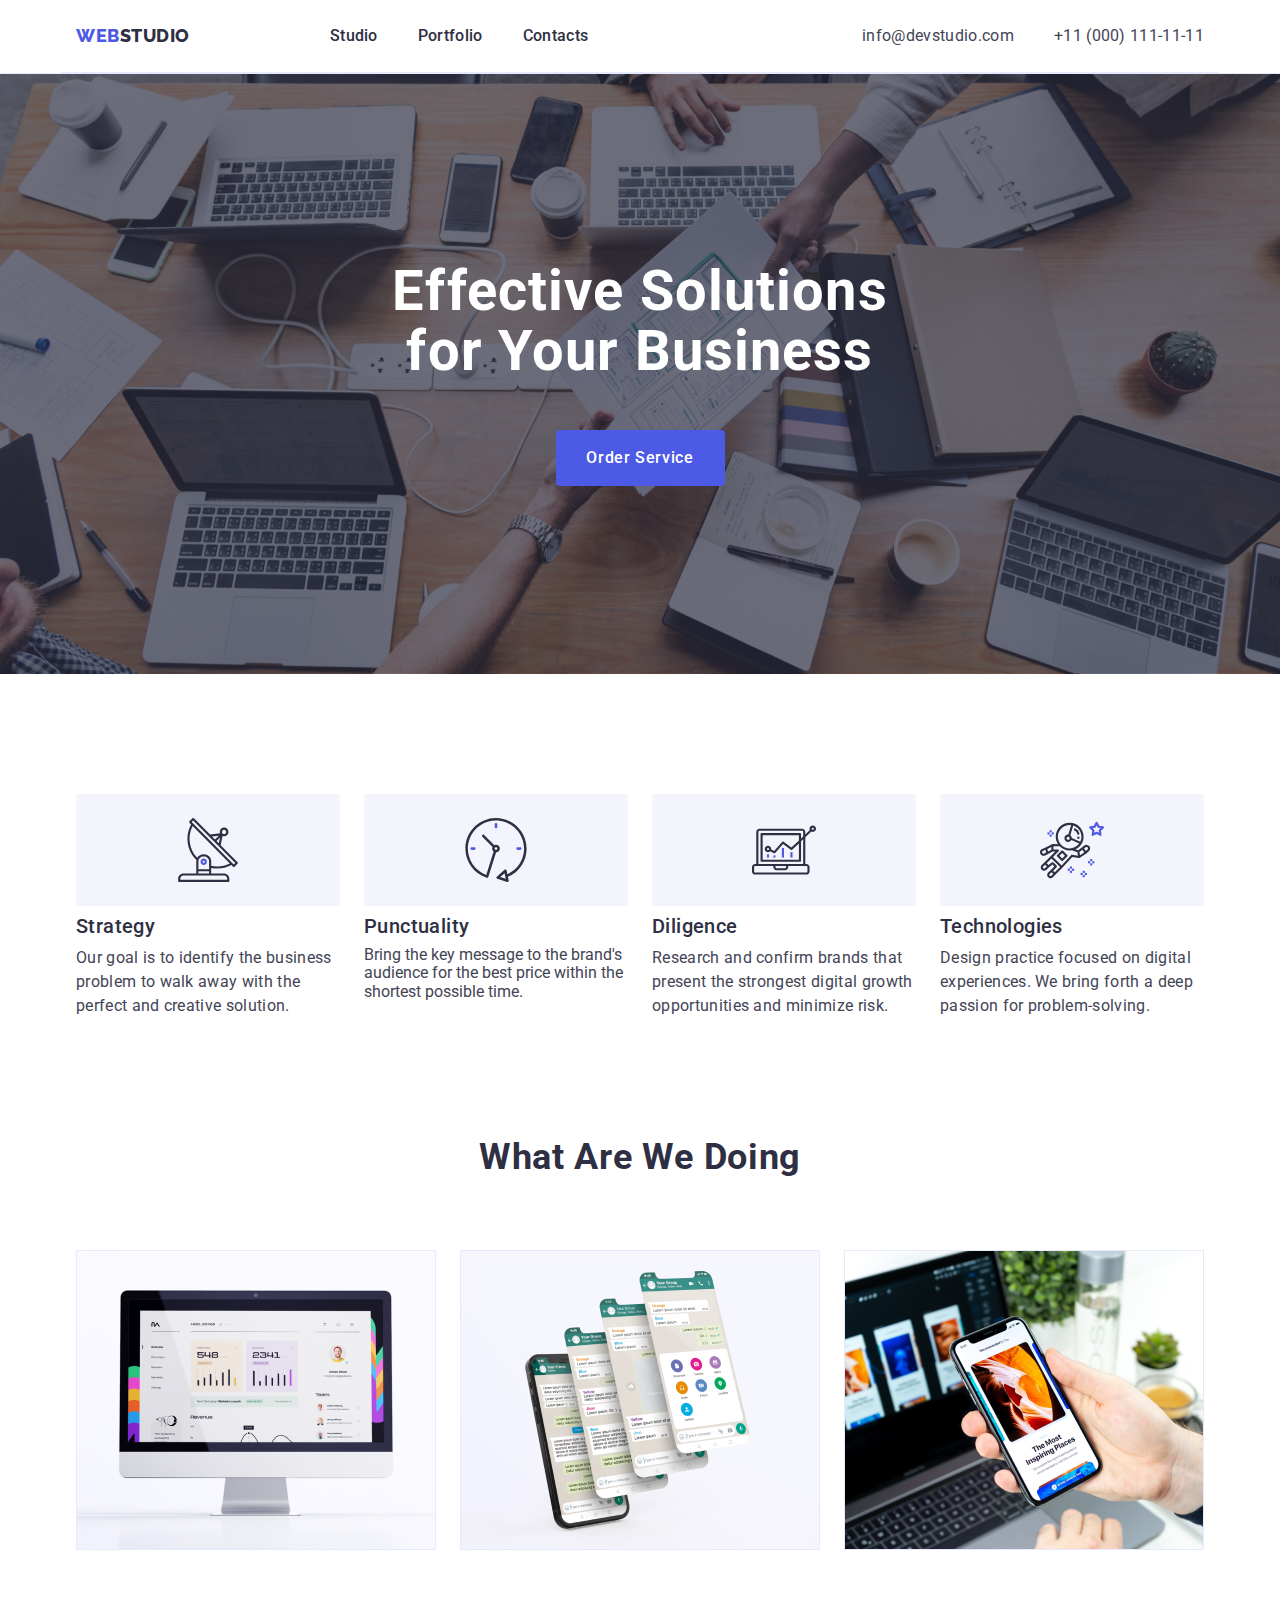
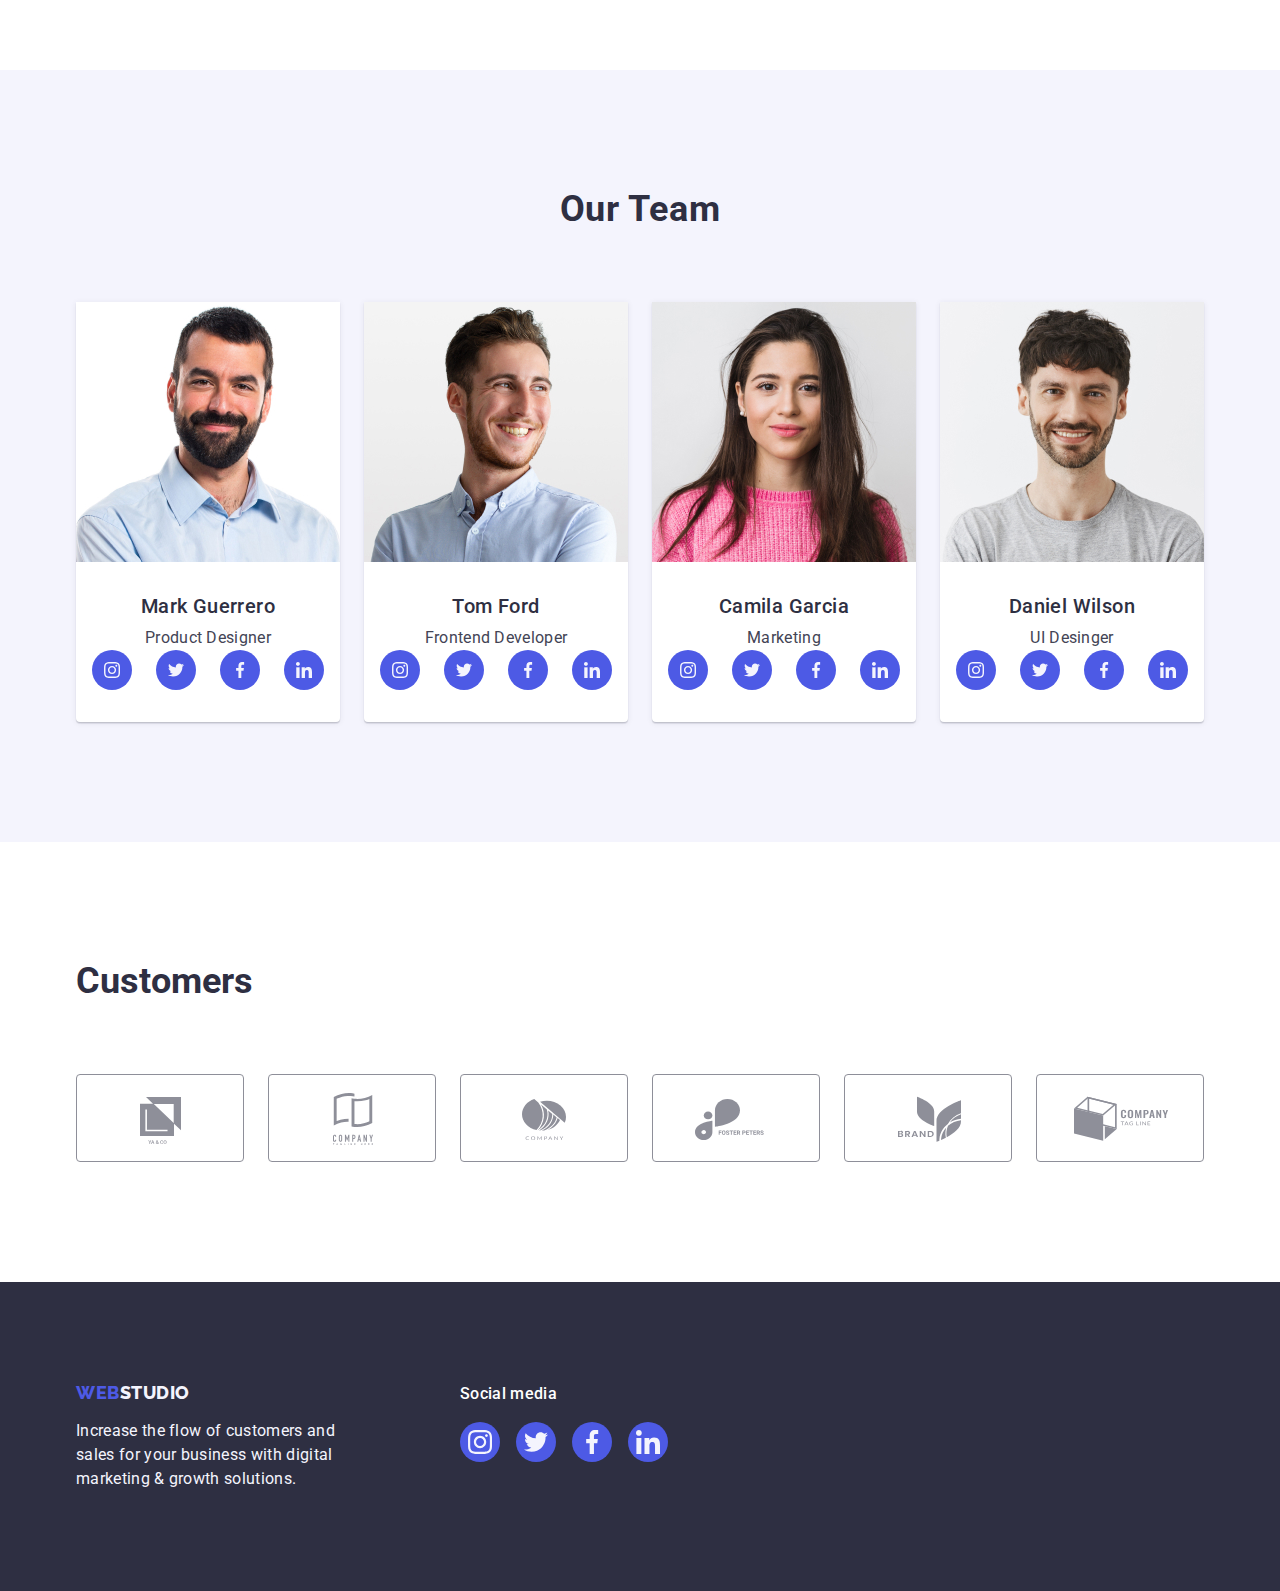
<file: index.html>
<!DOCTYPE html>
<html lang="en">
<head>
  <meta charset="UTF-8">
  <meta name="viewport" content="width=device-width, initial-scale=1.0">
  <title>Document</title>
  <link rel="preconnect" href="https://fonts.googleapis.com">
  <link rel="preconnect" href="https://fonts.gstatic.com" crossorigin="">
  <link href="https://fonts.googleapis.com/css2?family=Raleway:wght@800&amp;family=Roboto:wght@400;500;700;900&amp;display=swap" rel="stylesheet">
  <link
  rel="stylesheet"
  href="https://cdnjs.cloudflare.com/ajax/libs/modern-normalize/2.0.0/modern-normalize.min.css"
/>
  <link rel="stylesheet" href="./css/styles.css">
</head>
<body>
  <!-- Page header -->
  <header class="header-class">
    <div class="header-container container">
    <nav class="navliststyle-header">
      <a class="logo-style link" href="./index.html">Web<span class="inside-logo">Studio</span></a>
      <ul class="portfolio-hdr-menu">
        <li>
          <a class="header-link link" href="./index.html">Studio</a>
        </li>
        <li>
          <a class="header-link link" href="./portfolio.html">Portfolio</a>
        </li>
        <li>
          <a class="header-link link" href="">Contacts</a>
        </li>
      </ul>
    </nav>
    <address class="address-style">
      <ul class="address-list">
        <li>
          <a class="contacts-style link" href="mailto:info@devstudio.com">info@devstudio.com</a>
        </li>
        <li>
          <a class="contacts-style link" href="tel:+110001111111">+11 (000) 111-11-11</a>
        </li>
      </ul>
    </address>
  </div> 
</header>
  <!-- Unique page content -->
  <main>
    <!-- Section 1 -->
      <section class="section-one">
        <div class="container">
      <h1 class="section-one-header">Effective Solutions for Your Business</h1><button class="first-section-button" type="button">Order Service</button>
      </div>
    </section>
   
       
    <!-- Section 2 -->
    <section class="section-two">
      <div class="container">
        <h2 class="visually-hidden">Feature</h2>

      <ul class="list">
        <li class="section-two-list">
          <div class="sectiondiv">
            <svg class="svgicon" width="64" height="64">
              <use href="./images/icons.svg#antenna"></use>
            </svg>
          </div>
          <h3 class="section-two-header">Strategy</h3>
          <p class="section-two-paragraph">Our goal is to identify the business problem to walk away with the perfect and creative solution.</p>
        </li>
        <li class="section-two-list">
          <div class="sectiondiv">
            <svg width="64" height="64">
              <use href="./images/icons.svg#clock"/>
            </svg>
          </div>
          <h3 class="section-two-header">Punctuality</h3>
          <p class="section-two-paragraph"></p>Bring the key message to the brand's audience for the best price within the shortest possible time.
        </li>
        <li class="section-two-list">
          <div class="sectiondiv">
            <svg class="svgicon" width="64" height="64">
              <use href="./images/icons.svg#computer"></use>
            </svg>
          </div>
          <h3 class="section-two-header">Diligence</h3>
          <p class="section-two-paragraph">Research and confirm brands that present the strongest digital growth opportunities and minimize risk.</p>
        </li>
        <li class="section-two-list">
          <div class="sectiondiv">
            <svg class="svgicon" width="64" height="64">
              <use href="./images/icons.svg#robot"></use>
            </svg>
          </div>
          <h3 class="section-two-header">Technologies</h3>
          <p class="section-two-paragraph">Design practice focused on digital experiences. We bring forth a deep passion for problem-solving.</p>
        </li>
      </ul>
      </div>
    </section>


    <!-- Section 3 What Are We Doing-->
    <section class="section-three">
      <div class="container">
        <h2 class="section-three-header">What are we doing</h2>
      <ul class="list">
        <li class="section-list"><img src="./images/1.image.jpg" alt="Desktop" width="360"></li>
        <li class="section-list"><img src="./images/2.image.jpg" alt="phones" width="360"></li>
        <li class="section-list"><img src="./images/3.image.jpg" alt="laptopandcellphone" width="360"></li>
      </ul>
      </div>
    </section>
    
    <!-- Section 4 -->
    <section class="section-four">
      <div class="container">
        <h2 class="section-four-header">Our Team</h2>
        <ul class="list">
          <li class="employee-bgcolor">
            <img src="./images/1pic.jpg" alt="team1" width="264">
            <div class="name-and-position">
              <h3 class="fourth-section-employee-name">Mark Guerrero</h3>
              <p class="fourth-section-employee-position">Product Designer</p>
              <ul class="social-media-list list">
                <li class="social-media-item">
                  <a class="social-media-link link" href="https://instagram.com" target="_blank" rel="noopener noreferrer">
                   <svg class="social-media-svg" width="16" height="16">
                    <use href="./images/icons.svg#instagram"></use>
                    </svg>
                  </a>
                </li>

                <li class="social-media-item">
                  <a class="social-media-link link" href="https://twitter.com" target="_blank" rel="noopener noreferrer">
                   <svg class="social-media-svg" width="16" height="16">
                    <use href="./images/icons.svg#twitter"></use>
                    </svg>
                  </a>
                </li>

                <li class="social-media-item">
                  <a class="social-media-link link" href="https://facebook.com" target="_blank" rel="noopener noreferrer">
                   <svg class="social-media-svg" width="16" height="16">
                    <use href="./images/icons.svg#facebook"></use>
                    </svg>
                  </a>
                </li>

                <li class="social-media-item">
                  <a class="social-media-link link" href="https://linkedin.com" target="_blank" rel="noopener noreferrer">
                   <svg class="social-media-svg" width="16" height="16">
                    <use href="./images/icons.svg#linkedin"></use>
                    </svg>
                  </a>
                </li>
              </ul>
            </div>
          </li>
          
          <!-- Tom Ford -->
          <li class="employee-bgcolor">
            <img src="./images/2pic.jpg" alt="team2" width="264">
            <div class="name-and-position">
              <h3 class="fourth-section-employee-name">Tom Ford</h3>
              <p class="fourth-section-employee-position">Frontend Developer</p>
              <ul class="social-media-list list">
                <li class="social-media-item">
                  <a class="social-media-link link" href="https://instagram.com" target="_blank" rel="noopener noreferrer">
                   <svg class="social-media-svg" width="16" height="16">
                    <use href="./images/icons.svg#instagram"></use>
                    </svg>
                  </a>
                </li>

                <li class="social-media-item">
                  <a class="social-media-link link" href="https://twitter.com" target="_blank" rel="noopener noreferrer">
                   <svg class="social-media-svg" width="16" height="16">
                    <use href="./images/icons.svg#twitter"></use>
                    </svg>
                  </a>
                </li>

                <li class="social-media-item">
                  <a class="social-media-link link" href="https://facebook.com" target="_blank" rel="noopener noreferrer">
                   <svg class="social-media-svg" width="16" height="16">
                    <use href="./images/icons.svg#facebook"></use>
                    </svg>
                  </a>
                </li>

                <li class="social-media-item">
                  <a class="social-media-link link" href="https://linkedin.com" target="_blank" rel="noopener noreferrer">
                   <svg class="social-media-svg" width="16" height="16">
                    <use href="./images/icons.svg#linkedin"></use>
                    </svg>
                  </a>
                </li>
              </ul>
            </div>
          </li>
           
           <!--Camila Garcia  -->
          <li class="employee-bgcolor">
            <img src="./images/3pic.jpg" alt="team3" width="264">
            <div class="name-and-position">
              <h3 class="fourth-section-employee-name">Camila Garcia</h3>
              <p class="fourth-section-employee-position">Marketing</p>
              <ul class="social-media-list list">
                <li class="social-media-item">
                  <a class="social-media-link link" href="https://instagram.com" target="_blank" rel="noopener noreferrer">
                   <svg class="social-media-svg" width="16" height="16">
                    <use href="./images/icons.svg#instagram"></use>
                    </svg>
                  </a>
                </li>

                <li class="social-media-item">
                  <a class="social-media-link link" href="https://twitter.com" target="_blank" rel="noopener noreferrer">
                   <svg class="social-media-svg" width="16" height="16">
                    <use href="./images/icons.svg#twitter"></use>
                    </svg>
                  </a>
                </li>

                <li class="social-media-item">
                  <a class="social-media-link link" href="https://facebook.com" target="_blank" rel="noopener noreferrer">
                   <svg class="social-media-svg" width="16" height="16">
                    <use href="./images/icons.svg#facebook"></use>
                    </svg>
                  </a>
                </li>

                <li class="social-media-item">
                  <a class="social-media-link link" href="https://linkedin.com" target="_blank" rel="noopener noreferrer">
                   <svg class="social-media-svg" width="16" height="16">
                    <use href="./images/icons.svg#linkedin"></use>
                    </svg>
                  </a>
                </li>
              </ul>
            </div>
          </li>

          <!-- Daniel Wilson -->
          <li class="employee-bgcolor">
            <img src="./images/4pic.jpg" alt="team3" width="264">
            <div class="name-and-position">
              <h3 class="fourth-section-employee-name">Daniel Wilson</h3>
              <p class="fourth-section-employee-position">UI Desinger</p>
              <ul class="social-media-list list">
                <li class="social-media-item">
                  <a class="social-media-link link" href="https://instagram.com" target="_blank" rel="noopener noreferrer">
                   <svg class="social-media-svg" width="16" height="16">
                    <use href="./images/icons.svg#instagram"></use>
                    </svg>
                  </a>
                </li>

                <li class="social-media-item">
                  <a class="social-media-link link" href="https://twitter.com" target="_blank" rel="noopener noreferrer">
                   <svg class="social-media-svg" width="16" height="16">
                    <use href="./images/icons.svg#twitter"></use>
                    </svg>
                  </a>
                </li>

                <li class="social-media-item">
                  <a class="social-media-link link" href="https://facebook.com" target="_blank" rel="noopener noreferrer">
                   <svg class="social-media-svg" width="16" height="16">
                    <use href="./images/icons.svg#facebook"></use>
                    </svg>
                  </a>
                </li>

                <li class="social-media-item">
                  <a class="social-media-link link" href="https://linkedin.com" target="_blank" rel="noopener noreferrer">
                   <svg class="social-media-svg" width="16" height="16">
                    <use href="./images/icons.svg#linkedin"></use>
                    </svg>
                  </a>
                </li>
              </ul>
            </div>
          </li>
        </ul>
      </div>
    </section>

    <!-- Section 5 -->
    <section class="customersection">
      <div class="container">
        <h2 class="customertitle">Customers</h2>
          <ul class="customerlist list">
            <li class="customer-pic">
              <a class="customers-link" href="">
                <svg width="104" height="56" class="customers-svg">
                  <use href="./images/icons.svg#customer-1">
                  </use>
                </svg>
              </a>
            </li>
            <li class="customer-pic">
              <a class="customers-link" href="">
                <svg width="104" height="56" class="customers-svg">
                  <use href="./images/icons.svg#customer-2">
                  </use>
                </svg>
              </a>
            </li>
            <li class="customer-pic">
              <a class="customers-link" href="">
                <svg width="104" height="56" class="customers-svg">
                  <use href="./images/icons.svg#customer-3">
                  </use>
                </svg>
              </a>
            </li>
            <li class="customer-pic">
              <a class="customers-link" href="">
                <svg width="104" height="56" class="customers-svg">
                  <use href="./images/icons.svg#customer-4">
                  </use>
                </svg>
              </a>
            </li>
            <li class="customer-pic">
              <a class="customers-link" href="">
                <svg width="104" height="56" class="customers-svg">
                  <use href="./images/icons.svg#customer-5">
                  </use>
                </svg>
              </a>
            </li>
            <li class="customer-pic">
              <a class="customers-link" href="">
                <svg width="104" height="56" class="customers-svg">
                  <use href="./images/icons.svg#customer-6">
                  </use>
                </svg>
              </a>
            </li>
          </ul>
      </div>
    </section>
  </main>

  <!-- Footer -->
  <footer class="footerstyle link">
    <div class="footer-content-wrap container">
      <div class="logo-paragraph">
        <a class="footerlogo link" href="./index.html">Web<span class="footerinside-logo">Studio</span></a>
        <p class="footer-paragraph">Increase the flow of customers and sales for your business with digital marketing & growth solutions.</p>
      </div>
    <div>
        <p class="footer-socials-text">Social media</p>
          <ul class="footer-list">
            <li class="footer-socials-item">
              <a href="#" class="footer-socials-link">
                <svg class="footer-socials-svg" width="24" height="24">
                  <use href="./images/icons.svg#instagram2"></use>
                </svg>
              </a>
            </li>

            <li class="footer-socials-item">
              <a href="#" class="footer-socials-link">
                <svg class="footer-socials-svg" width="24" height="24">
                  <use href="./images/icons.svg#twitter2"></use>
                </svg>
              </a>
            </li>

            <li class="footer-socials-item">
              <a href="#" class="footer-socials-link">
                <svg class="footer-socials-svg" width="24" height="24">
                  <use href="./images/icons.svg#facebook2"></use>
                </svg>
              </a>
            </li>

            <li class="footer-socials-item">
              <a href="#" class="footer-socials-link">
                <svg class="footer-socials-svg" width="24" height="24">
                  <use href="./images/icons.svg#linkedin2"></use>
                </svg>
              </a>
            </li>
          </ul>
      </div>
    </div>
  </footer>
</body>
</html>
</file>
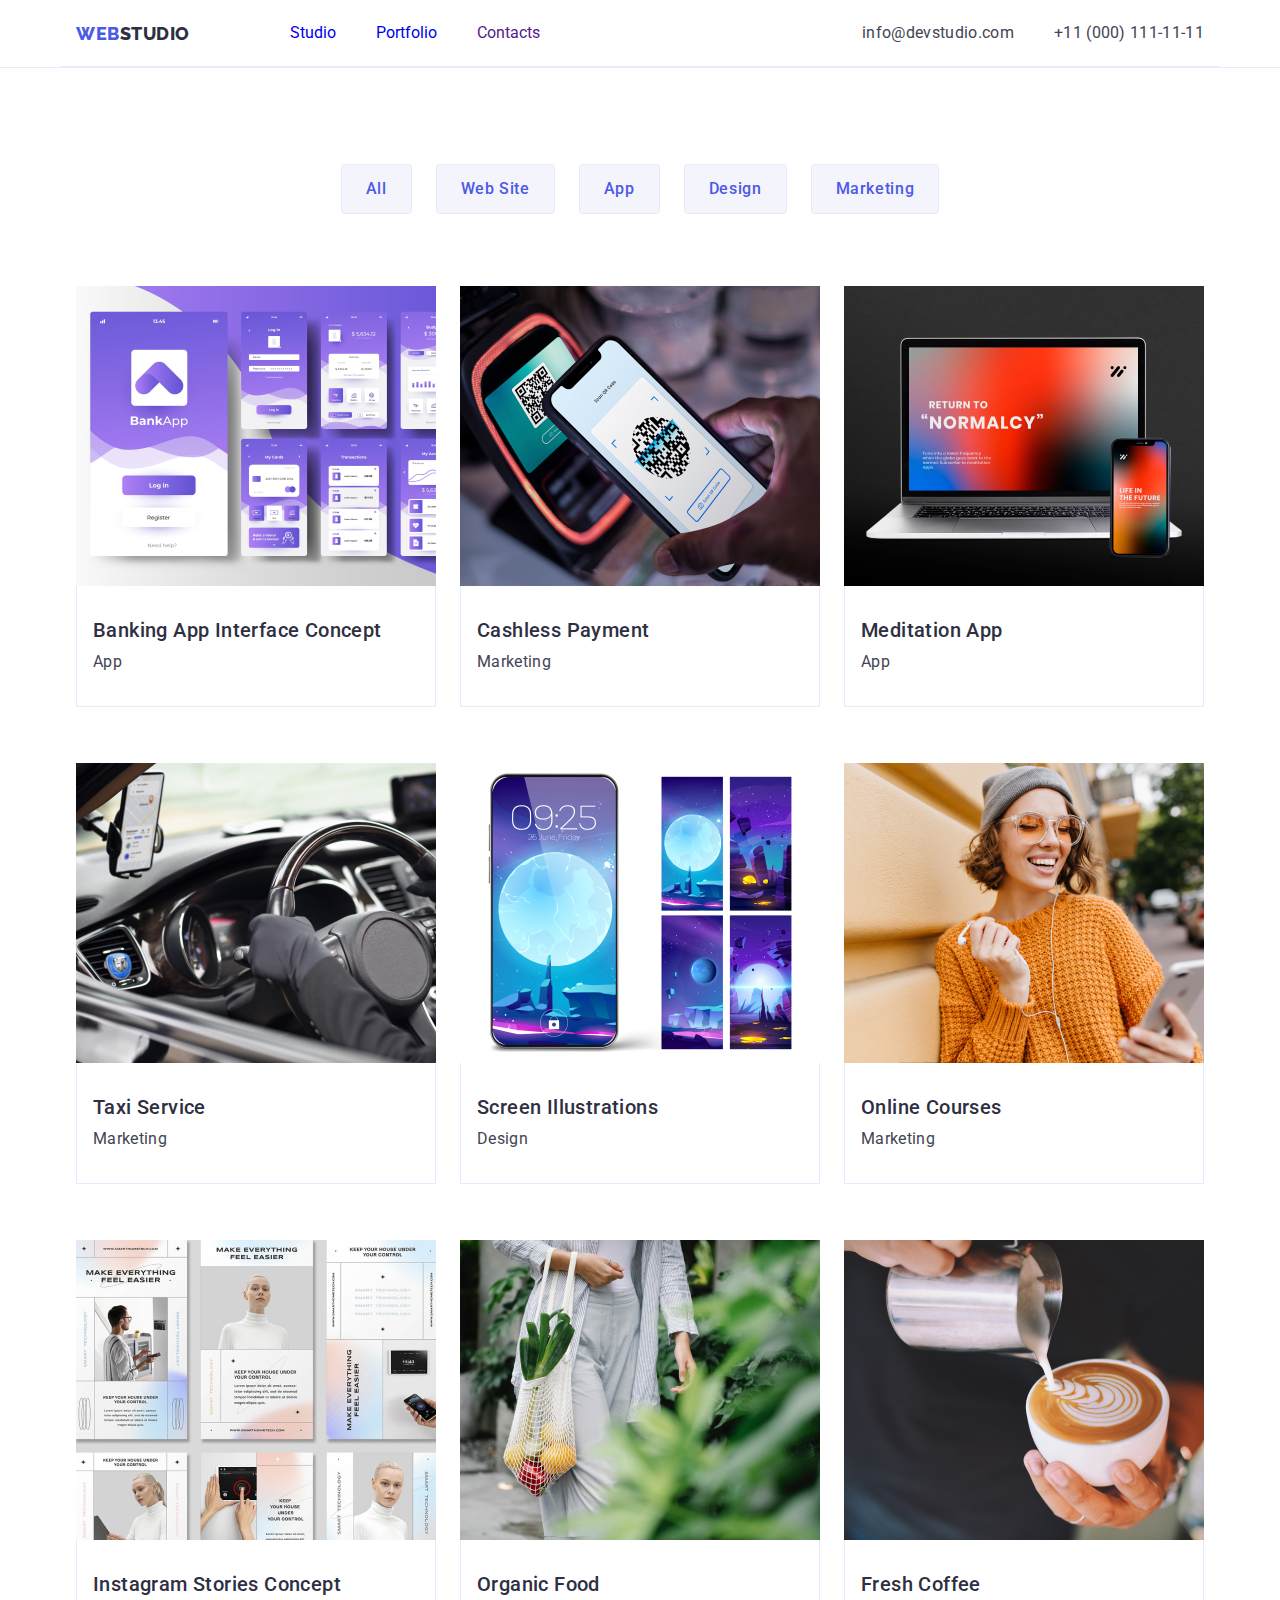
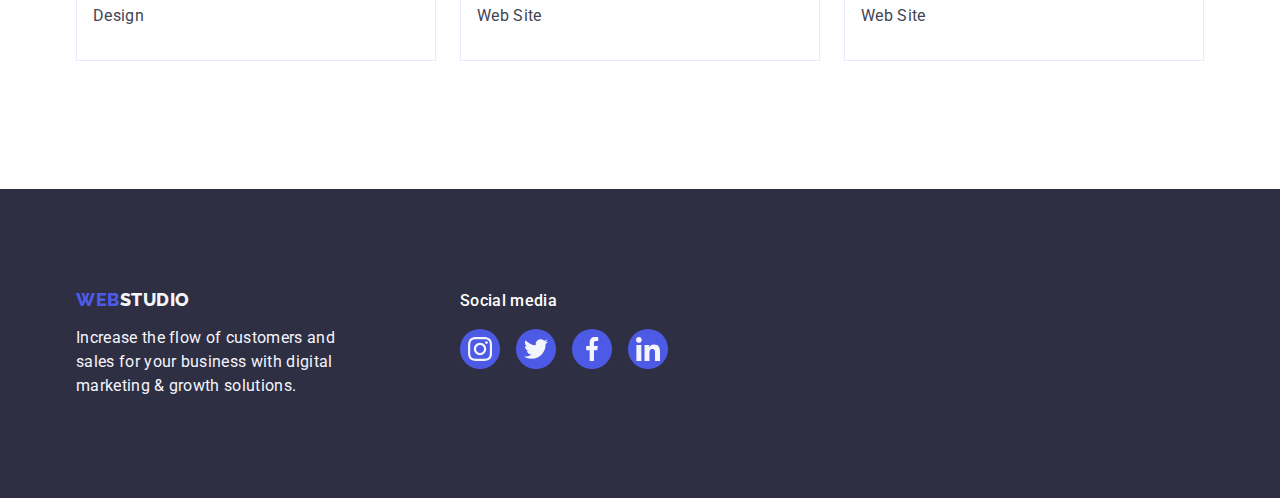
<file: portfolio.html>
<!DOCTYPE html>
<html lang="en">
<head>
  <meta charset="UTF-8">
  <meta name="viewport" content="width=device-width, initial-scale=1.0">
  <title>Document</title>
  <link rel="preconnect" href="https://fonts.googleapis.com">
  <link rel="preconnect" href="https://fonts.gstatic.com" crossorigin="">
  <link href="https://fonts.googleapis.com/css2?family=Raleway:wght@800&amp;family=Roboto:wght@400;500;700;900&amp;display=swap" rel="stylesheet">
  <link
  rel="stylesheet"
  href="https://cdnjs.cloudflare.com/ajax/libs/modern-normalize/2.0.0/modern-normalize.min.css"
/>
  <link rel="stylesheet" href="./css/styles.css">
</head>
<body>


  <!-- Portolio Header -->
  <header class="portfolio-header">
    <div class="header-container container">
      <nav class="navliststyle">
        <a class="navlogo link" href="./index.html">Web<span class="portfolio-logo">Studio</span></a>

        <ul class="portfolio-hdr-menu">
          <li>
            <a class="portfolio-header-menu link" href="./index.html">Studio</a>
          </li>
          <li>
            <a class="portfolio-header-menu link" href="./portfolio.html">Portfolio</a>
          </li>
          <li>
            <a class="portfolio-header-menu link" href="">Contacts</a>
          </li>
        </ul>
      </nav>
      <address class="address-style">
        <ul class="address-list">
          <li>
            <a class="contacts-style link" href="mailto:info@devstudio.com">info@devstudio.com</a>
          </li>
          <li>
            <a class="contacts-style link" href="tel:+110001111111">+11 (000) 111-11-11</a>
          </li>
        </ul>
      </address>

    </div>
  </header>

  <!-- Main Filter -->
  <main>
    <section class="portfolio-main-section">
      <div class="container">
        <h1 class="visually-hidden">This cannot be empty</h1>
          <ul class="portfolio-list list">
          <li><button class="portfolio-filter-button" type="button">All</button></li>
          <li><button class="portfolio-filter-button" type="button">Web Site</button></li>
          <li><button class="portfolio-filter-button" type="button">App</button></li>
          <li><button class="portfolio-filter-button" type="button">Design</button></li>
          <li><button class="portfolio-filter-button" type="button">Marketing</button></li>
      </ul>
           
      <!-- images area -->
      <ul class="portfolio-list-images">
        <li class="portfolio-list-item">
            <a href="#" class="portfolio-filter-link link">
                <img src="./images/p1.jpg" alt="Image 1" width="360" style="display: block;">
              <div class="portfolio-main-d">
                <h2 class="portfolio-custom-header">Banking App Interface Concept</h2>
                <p class="custom-paragraph">App</p>
              </div>
            </a>
        </li>
        <li class="portfolio-list-item">
            <a href="#" class="portfolio-filter-link link">
                <img src="./images/p2.jpg" alt="Image 2" width="360">
                <div class="portfolio-main-d">
                <h2 class="portfolio-custom-header">Cashless Payment</h2>
                <p class="custom-paragraph">Marketing</p>
                </div>
            </a>
        </li>
        <li class="portfolio-list-item">
            <a href="#" class="portfolio-filter-link link">
                <img src="./images/p3.jpg" alt="Image 3" width="360">
                <div class="portfolio-main-d">
                <h2 class="portfolio-custom-header">Meditation App</h2>
                <p class="custom-paragraph">App</p>
                </div>
            </a>
        </li>
        <li class="portfolio-list-item">
            <a href="#" class="portfolio-filter-link link">
                <img src="./images/p4.jpg" alt="Image 4" width="360">
                <div class="portfolio-main-d">
                <h2 class="portfolio-custom-header">Taxi Service</h2>
                <p class="custom-paragraph">Marketing</p>
                </div>
            </a>
        </li>
        <li class="portfolio-list-item">
            <a href="#" class="portfolio-filter-link link">
                <img src="./images/p5.jpg" alt="Image 5" width="360">
                <div class="portfolio-main-d">
                <h2 class="portfolio-custom-header">Screen Illustrations</h2>
                <p class="custom-paragraph">Design</p>
                </div>
            </a>
        </li>
        <li class="portfolio-list-item">
            <a href="#" class="portfolio-filter-link link">
                <img src="./images/p6.jpg" alt="Image 6" width="360">
                <div class="portfolio-main-d">
                <h2 class="portfolio-custom-header">Online Courses</h2>
                <p class="custom-paragraph">Marketing</p>
                </div>
            </a>
        </li>
        <li class="portfolio-list-item">
            <a href="#" class="portfolio-filter-link link">
                <img src="./images/p7.jpg" alt="Image 7" width="360">
                <div class="portfolio-main-d">
                <h2 class="portfolio-custom-header">Instagram Stories Concept</h2>
                <p class="custom-paragraph">Design</p>
                </div>
            </a>
        </li>
        <li class="portfolio-list-item">
            <a href="#" class="portfolio-filter-link link">
                <img src="./images/p8.jpg" alt="Image 8" width="360">
                <div class="portfolio-main-d">
                <h2 class="portfolio-custom-header">Organic Food</h2>
                <p class="custom-paragraph">Web Site</p>
                </div>
            </a>
        </li>
        <li class="portfolio-list-item">
            <a href="#" class="portfolio-filter-link link">
                <img src="./images/p9.jpg" alt="Image 9" width="360">
                <div class="portfolio-main-d">
                <h2 class="portfolio-custom-header">Fresh Coffee</h2>
                <p class="custom-paragraph">Web Site</p>
                </div>
            </a>
        </li>
    </ul>
  </div>
    </section>
  </main>
   <footer class="footerstyle link">
    <div class="footer-content-wrap container">
      <div class="logo-paragraph">
        <a class="footerlogo link" href="./index.html">Web<span class="footerinside-logo">Studio</span></a>
        <p class="footer-paragraph">Increase the flow of customers and sales for your business with digital marketing & growth solutions.</p>
      </div>
    <div>
        <p class="footer-socials-text">Social media</p>
          <ul class="footer-list">
            <li class="footer-socials-item">
              <a href="#" class="footer-socials-link">
                <svg class="footer-socials-svg" width="24" height="24">
                  <use href="./images/icons.svg#instagram2"></use>
                </svg>
              </a>
            </li>

            <li class="footer-socials-item">
              <a href="#" class="footer-socials-link">
                <svg class="footer-socials-svg" width="24" height="24">
                  <use href="./images/icons.svg#twitter2"></use>
                </svg>
              </a>
            </li>

            <li class="footer-socials-item">
              <a href="#" class="footer-socials-link">
                <svg class="footer-socials-svg" width="24" height="24">
                  <use href="./images/icons.svg#facebook2"></use>
                </svg>
              </a>
            </li>

            <li class="footer-socials-item">
              <a href="#" class="footer-socials-link">
                <svg class="footer-socials-svg" width="24" height="24">
                  <use href="./images/icons.svg#linkedin2"></use>
                </svg>
              </a>
            </li>
          </ul>
      </div>
    </div>
  </footer>
</body>
</html>
</file>
<file: css/styles.css>
/* CSS Variables */
:root{
    --iris: #4D5AE5;
    --ocean: #404BBF;
    --navy-blue: #2E2F42;
    --green: #31D0AA;
    --slate: #434455;
    --light-slate: #8E8F99;
    --cornflower: #E7E9FC;
    --cloud: #F4F4FD;
    --grey: #2E2F42;
    --white: #ffffff;
    --dairy: #fcfcfc;

}

/* Always present in CSS */
*{
    box-sizing: border-box;
    margin: 0;
    padding: 0;
}

li{
    list-style: none;
}

body{
    font-family: "Roboto", sans-serif;
    color: #434455; 
    background-color: var(--white);
} 

img {
    display: block;
    max-width: 100%;
    height: auto;
  }

/* Header */
.header-link{
    font-weight: 500;
    font-size: 16px;
    line-height: 1.5;
    letter-spacing: 0.02em;
    color: var(--grey);
    padding: 24px 0;

}

.navliststyle-header{
    display: flex;
    align-items: center;
    gap: 40px;
}

/* .nav-main{
    align-items: center value;
} */
.header-link:hover {color: #404bbf;}
.header-link:focus {color: #404bbf;}

.logo-style{
    font-family: "Raleway", sans-serif;
    font-weight: 800;
    font-size: 18px;
    line-height: 1.17;
    letter-spacing: 0.03em;
    text-transform: uppercase;
    color: #4d5ae5;
    margin-right: 76px;
}
    .inside-logo{
        color: var(--navy-blue);
        }

.link{
    text-decoration: none;
}

.address-style{
    font-style: normal ;
    line-height: 1.5;
    letter-spacing: 0.02em;
    display: flex;
    align-items: center;

}

.contacts-style{
    color: #434455;
}

.contacts-style:hover {color: #404bbf;}
.contacts-style:focus {color: #404bbf;}
.contacts-style:active {color: #404bbf}

/* Header */
.header-class{
    border-bottom:  1px solid #e7e9fc;
    box-shadow: 0px 2px 1px rgba(46, 47, 66, 0.08), 0px 1px 1px rgba(46, 47, 66, 0.16), 0px 1px 6px rgba(46, 47, 66, 0.08);
      
}

.header-container{
    display: flex;
    width: 1158px;
    margin: 0 auto;
    padding: 0 15px;
    justify-content: space-between;
    border-bottom: 1px solid #e7e9fc;

}
/* Section 1 */
.section-one {
    background-color: #2e2f42;
    padding: 188px 0;
    margin: 0 auto;
    background-image: linear-gradient(rgba(46, 47, 66, 0.7), rgba(46, 47, 66, 0.7)), url(../images/people-office.jpg);
    max-width: 1440px;
    background-repeat: no-repeat;
    background-position: center;
    background-size: cover;
}

.section-one-header {
    font-size: 56px;
    line-height: 1.07;
    text-align: center;
    letter-spacing: 0.02em;
    color: #ffffff;
    max-width: 496px;
    margin: 0 auto;
    margin-bottom: 48px;

}

.first-section-button {
    background-color: #4D5AE5;
    font-family: "Roboto", sans-serif;
    font-weight: 500;
    font-size: 16px;
    line-height: 1.5;
    letter-spacing: 0.04em;
    color: #ffffff;
    cursor: pointer;
    display: block;
    min-width: 169px;
    height: 56px;
    border: none;
    border-radius: 4px;
    display: block center;
    margin: 0 auto;
 
}

.first-section-button:hover, 
.first-section-button:focus {background-color: #404BBF;
}

/* Section 2 */
.section-two-header { 
    font-weight: 500;
    font-size: 20px;
    line-height: 1.2;
    letter-spacing: 0.02em;
    color: var(--grey);
    margin-bottom: 8px;
    }

.section-two-list{
     flex: 0 0 calc((100% - 3 * 24px) / 4);
     
}    

.section-two{
    padding: 120px 0;
    }

.section-two-paragraph{
    line-height: 1.5;
    letter-spacing: 0.02em;
}

.list{
    display: flex;
    gap: 24px;
    margin: 0;
    padding: 0;
    

}

/* Section 3 */
.section-three-header, .section-four-header{
    font-size: 36px;
    line-height: 1.11;
    text-align: center;
    letter-spacing: 0.02em;
    text-transform: capitalize;
    color: var(--grey);
    margin-bottom: 72px;

}

.section-three{
    padding-bottom: 120px;
}

.section-list{
    display: flex;
    justify-content: space-between;
    gap: 24px;
    width calc((100% - 3 * 16px) / 3);
}

/* Section 4 */
.section-four{
    background-color: #F4F4FD;
    padding: 120px 0;
}

.fourth-section-employee-position{
    font-size: 16px;
    line-height: 1.5;
    letter-spacing: 0.02em;
}

.employee-bgcolor{
    background-color: #FFFFFF;
    border-radius: 0px 0px 4px 4px;
    flex-basis: calc((100% - 3 * 24px) / 4);
    box-shadow: 0px 1px 6px rgba(46, 47, 66, 0.08), 0px 1px 1px rgba(46, 47, 66, 0.16), 0px 2px 1px rgba(46, 47, 66, 0.08);

}

.fourth-section-employee-name{
    font-weight: 500;
    font-size: 20px;
    line-height: 1.2;
    letter-spacing: 0.02em;
    color: var(--grey);
    text-align: center;
    margin-bottom: 8px;
}

.name-and-position{
    padding: 32px 0;
}

.fourth-section-employee-position{
    text-align: center;
}

.social-media-list{
    display: flex;
    justify-content: center;
    gap: 24px;

}

.social-media-item{
    width: 40px;
    height: 40px;

}

.social-media-link {
    width: 100%;
    height: 100%;
    background-color: var(--iris);
    border-radius: 50%;
    display: flex;
    align-items: center;
    justify-content: center;
}

.social-media-link:hover, .social-media-link:focus {
    background: var(--ocean);
}

.social-media-svg{
    fill: var(--cloud);
}

/* Section 5 */

.customersection{
    padding-top: 120px;
    padding-bottom: 120px;

}

/* Footer */
.footerstyle{
    background-color: var(--grey);
    padding: 100px 0;
}

.footer-content-wrap{
    display: flex;
    align-items: baseline;
}

.logo-paragraph{
    margin-right: 120px;
    gap: 120px;
}

.footer-socials-text{
    font-weight: 500;
    font-size: 16px;
    line-height: 1.5;
    letter-spacing: 0.02em;
    color: var(--white) ;
    margin-bottom: 16px;

}

.footerlogo{
    font-family: "Raleway", sans-serif;
    font-weight: 800;
    font-size: 18px;
    line-height: 1.17;
    letter-spacing: 0.03em;
    text-transform: uppercase;
    color: var(--iris);
    margin-bottom: 16px;
    display: inline-block;
}

.footer-list{
    display: flex;
    gap: 16px;
}

.footer-socials-item{
    width: 40px;
    height: 40px;
}

.footer-socials-link{  
    width: 100%;
    height: 100%;
    background-color: var(--iris);
    border-radius: 50%;
    display: flex;
    align-items: center;
    justify-content: center;
}

.footer-socials-link:hover, .footer-socials-link:focus {
    background-color: Var(--green) ;
}

.footer-socials-svg{
    fill: var(--cloud);
}

.footerinside-logo{
    color: #f4f4fd;
}

.footer-paragraph{
    line-height: 1.5;
    color: var(--cloud);
    letter-spacing: 0.02em;
    width: 264px;

}


/* Portfolio */
.navlogo{
    font-family: "Raleway", sans-serif;
    font-weight: 800;
    font-size: 18px;
    line-height: 1.17;
    letter-spacing: 0.03em;
    text-transform: uppercase;
    color: var(--iris);
    text-decoration: none;
    margin-right: 76px;

}
.portfolio-logo{
    color: var(--grey);
}

.portfolio-header-menu{
    gap: 40px;
    padding: 24px 0;
}

.portfolio-filter-button{
    font-family: "Roboto", sans-serif;
    font-weight: 500;
    font-size: 16px;
    line-height: 1.5;
    letter-spacing: 0.04em;
    color: var( --iris);
    background-color: var(--cloud);
    cursor: pointer;
}

.portfolio-list{
    justify-content: center;
    margin-bottom: 72px;
    display: flex;
    gap: 24px;
}

.portfolio-hdr-menu{
	display: flex;
	padding: 24px;
    gap: 40px;

}



.address-list{
	display: flex;
    gap: 40px;
}


.portfolio-filter-button{
    padding: 12px 24px 12px;
    border-radius: 4px;
    border: 1px solid #e7e9fc;
    }

.portfolio-filter-button:hover, .portfolio-filter-button:focus {
    color: #FFFFFF;
    background-color: #404BBF;
    border: 1px solid transparent;
    box-shadow: 0px 3px 1px rgba(0, 0, 0, 0.1), 0px 2px 1px rgba(0, 0, 0, 0.08), 0px 2px 2px rgba(0, 0, 0, 0.12);

}

/* Portfolio Header */

.portfolio-header{
    border-bottom: 1px solid #e7e9fc;
    display: flex;
    align-items: center;
}


.container{
    width: 1158px;
    margin: 0 auto;
    padding: 0 15px;
}

.customertitle{
    font-size: 36px;
    line-height: 1.11;
    color: var(--grey);
    margin-bottom: 72px;
}

.customers-link{
    width: 100%;
    height: 100%;
    border: 1px solid #8e8f99;
    border-radius: 4px;
    display: flex;
    align-items: center;
    justify-content: center;
    color: #8e8f99;

}

.customers-link:hover, .customers-link:focus{
    border-color: var(--ocean);
    color: var(--ocean);
}


.customer-pic{
    width: calc((100% - 120px) / 6);
    height: 88px;
}

.customers-svg{
    width: 104;
    height: 56;
    fill: currentColor;
}

.sectiondiv{
    display: flex;
    align-items: center;
    justify-content: center;
    height: 112px;
    background-color: var(--cloud) ;
    border-radius: 4px;
    margin-bottom: 8px;
}

.navliststyle{
    display: flex;
    align-items: center;
   
}

/* Portfolio Main */

.portfolio-main-section { 
    padding-top: 96px;
    padding-bottom: 120px;
}

/*  Portfolio Footer */
.portfolio-footer{
    background-color: var(--navy-blue);
}

/* .portfolio-footer-logo{
    font-family: "Raleway", sans-serif;
    font-weight: 800;
    font-size: 18px;
    line-height: 1.17;
    letter-spacing: 0.03em;
    text-transform: uppercase;
    color: var(--iris);
} */


/* .portfolio-footerinside-logo{
    color: #f4f4fd;
} */

/* Portfolio Images */
.default-list {
    list-style: none;
}

/* Styling the list items */
.portfolio-list-item {
    flex-basis: calc((100% - 48px) / 3);
    
}

.portfolio-list-images{
    list-style-type: none;
    display: flex;
    justify-content: space-between;
    flex-wrap: wrap;
    column-gap: 24px;
    row-gap: 48px;
}

/* Styling the default link class */
.portfolio-filter-link {
    text-decoration: none;
    display: block;
}

.portfolio-filter-link:hover, .portfolio-filter-link:focus{
        box-shadow: 0px 1px 6px rgba(46, 47, 66, 0.08), 0px 1px 1px rgba(46, 47, 66, 0.16), 0px 2px 1px rgba(46, 47, 66, 0.08);

}

/* Styling the custom header class */
.custom-header {
    font-weight: 500;
    font-size: 20px;
    line-height: 1.2;
    letter-spacing: 0.02em;
    color: var(--navy-blue);
}

.portfolio-main-d {
    padding: 32px 16px;
    border: 1px solid #e7e9fc;
    border-top: none;
    margin-bottom: 8px;

}

.portfolio-custom-header{
    margin-bottom: 8px;
    font-weight: 500;
    font-size: 20px;
    line-height: 1.2;
    letter-spacing: 0.02em;
    color: var(--navy-blue);
}

/* Styling the custom paragraph class */
.custom-paragraph {
    font-size: 16px;
    line-height: 1.5;
    letter-spacing: 0.02em;
    color: var(--slate);
}

.visually-hidden {
  position: absolute;
  width: 1px;
  height: 1px;
  margin: -1px;
  border: 0;
  padding: 0;
  
  white-space: nowrap;
  clip-path: inset(100%);
  clip: rect(0 0 0 0);
  overflow: hidden;
}
</file>
